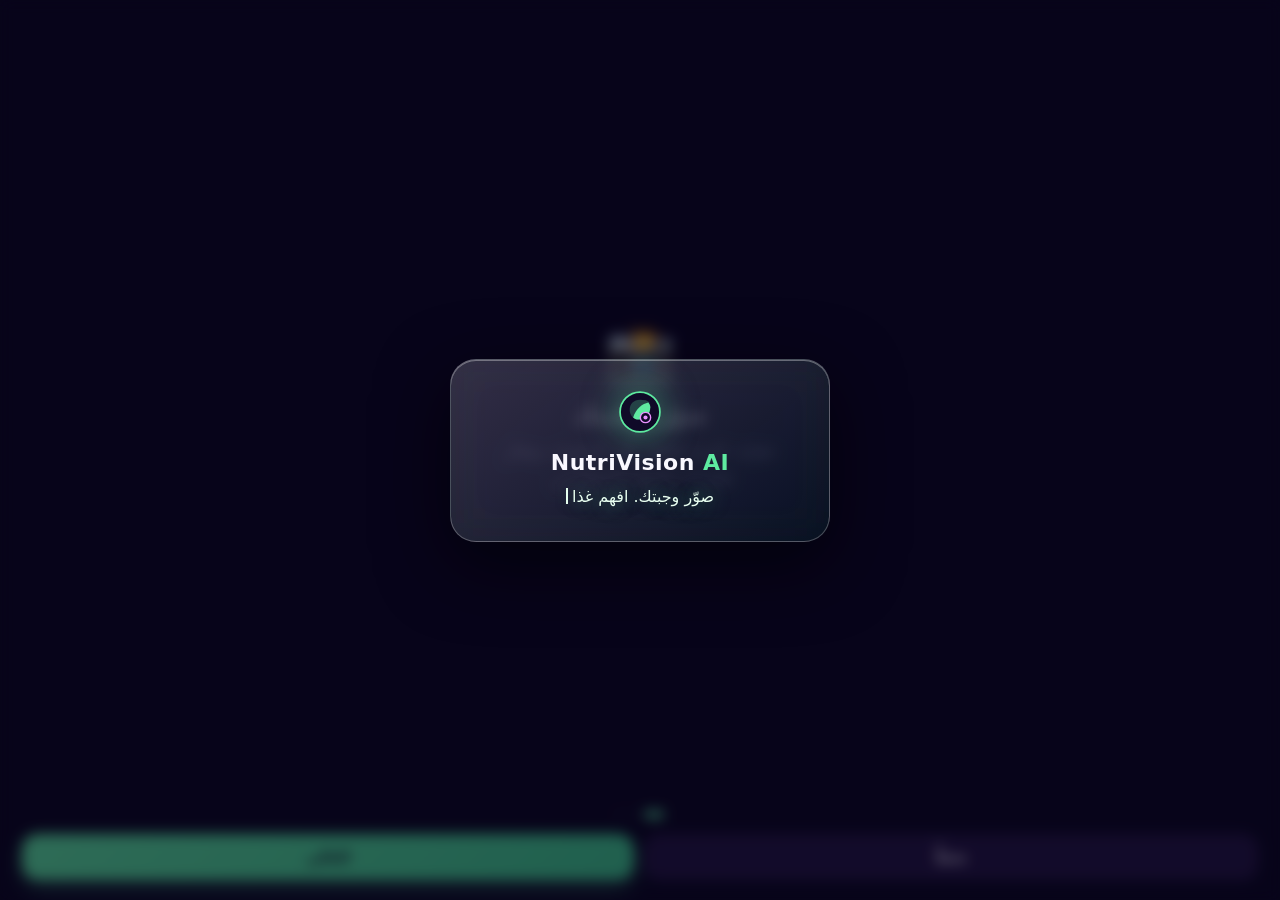
<file: index.html>
<!DOCTYPE html>
<html lang="ar" dir="rtl">
<head>
<meta charset="UTF-8">
<meta name="viewport" content="width=device-width, initial-scale=1, viewport-fit=cover, user-scalable=no">
<meta name="theme-color" content="#08051b">
<meta name="mobile-web-app-capable" content="yes">
<meta name="apple-mobile-web-app-capable" content="yes">
<meta name="apple-mobile-web-app-status-bar-style" content="black-translucent">
<title>NutriVision AI</title>
<link rel="manifest" href="manifest.webmanifest">
<link rel="icon" type="image/svg+xml" href="icon.svg">
<link rel="apple-touch-icon" href="icon-192.png">
<link rel="stylesheet" href="styles.css">
</head>
<body>

<!-- Splash: glass intro card -->
<div id="splash" role="presentation">
  <div class="intro-card">
    <div class="intro-logo">
      <svg viewBox="0 0 64 64" width="44" height="44"><use href="icon.svg#logo"/></svg>
    </div>
    <div class="intro-name">NutriVision <span>AI</span></div>
    <div class="intro-phrase"><span id="splashTag"></span><i class="intro-caret"></i></div>
  </div>
</div>

<!-- Onboarding -->
<div id="onboarding" class="hidden">
  <div class="ob-slides" id="obSlides"></div>
  <div class="ob-dots" id="obDots"></div>
  <div class="ob-actions">
    <button class="btn ghost" id="obSkip"></button>
    <button class="btn primary" id="obNext"></button>
  </div>
  <div class="ob-lang" id="obLang">
    <div class="ob-lang-title" id="obLangTitle"></div>
    <div class="seg" id="langSeg">
      <button data-lang="ar" class="on">العربية</button>
      <button data-lang="fr">Français</button>
      <button data-lang="en">English</button>
    </div>
  </div>
  <form class="ob-profile hidden" id="profileForm">
    <h2 id="pTitle"></h2><p class="muted" id="pSub"></p>
    <label><span data-i="pName"></span><input id="fName" type="text" maxlength="30" required></label>
    <label><span data-i="pSex"></span>
      <div class="seg" id="sexSeg"><button type="button" data-v="m" class="on"></button><button type="button" data-v="f"></button></div>
    </label>
    <div class="row2">
      <label><span data-i="pAge"></span><input id="fAge" type="number" min="10" max="100" inputmode="numeric" required></label>
      <label><span data-i="pHeight"></span><input id="fHeight" type="number" min="100" max="230" inputmode="numeric" required></label>
    </div>
    <div class="row2">
      <label><span data-i="pWeight"></span><input id="fWeight" type="number" min="30" max="300" step="0.5" inputmode="decimal" required></label>
      <label><span data-i="pActivity"></span>
        <select id="fActivity"><option value="1.2"></option><option value="1.375"></option><option value="1.55"></option><option value="1.725"></option></select>
      </label>
    </div>
    <label><span data-i="pGoal"></span>
      <div class="seg" id="goalSeg"><button type="button" data-v="lose"></button><button type="button" data-v="keep" class="on"></button><button type="button" data-v="gain"></button></div>
    </label>
    <div class="kcal-preview" id="kcalPreview"></div>
    <button class="btn primary big" type="submit" id="pSave"></button>
  </form>
</div>

<!-- App -->
<div id="app" class="hidden">
  <header id="topbar">
    <div>
      <div class="tb-hello" id="tbHello"></div>
      <div class="tb-date" id="tbDate"></div>
    </div>
    <button class="icon-btn" id="btnSettings" aria-label="settings">
      <svg viewBox="0 0 24 24"><path d="M12 8a4 4 0 1 0 0 8 4 4 0 0 0 0-8zm9 4a7 7 0 0 0-.1-1.2l2-1.6-2-3.4-2.4 1a7 7 0 0 0-2-1.2L16 3h-4l-.5 2.6a7 7 0 0 0-2 1.2l-2.4-1-2 3.4 2 1.6a7 7 0 0 0 0 2.4l-2 1.6 2 3.4 2.4-1a7 7 0 0 0 2 1.2L12 21h4l.5-2.6a7 7 0 0 0 2-1.2l2.4 1 2-3.4-2-1.6A7 7 0 0 0 21 12z" fill="currentColor" transform="scale(.9) translate(1.3,1.3)"/></svg>
    </button>
  </header>

  <main id="views">
    <!-- HOME -->
    <section class="view" id="view-home">
      <div class="card ring-card">
        <div class="ring-wrap">
          <svg class="ring" viewBox="0 0 120 120">
            <circle class="ring-bg" cx="60" cy="60" r="52"/>
            <circle class="ring-fg" id="ringFg" cx="60" cy="60" r="52"/>
          </svg>
          <div class="ring-center">
            <div class="ring-num" id="ringNum">0</div>
            <div class="ring-label" id="ringLabel"></div>
          </div>
        </div>
        <div class="ring-side">
          <div class="rs-row"><span data-i="eaten"></span><b id="statEaten">0</b></div>
          <div class="rs-row"><span data-i="target"></span><b id="statTarget">0</b></div>
        </div>
      </div>
      <div class="macros">
        <div class="card macro"><div class="m-top"><span data-i="protein"></span><b id="mP">0<span data-i="g"></span></b></div><div class="bar"><i id="bP"></i></div></div>
        <div class="card macro"><div class="m-top"><span data-i="carbs"></span><b id="mC">0<span data-i="g"></span></b></div><div class="bar"><i id="bC"></i></div></div>
        <div class="card macro"><div class="m-top"><span data-i="fat"></span><b id="mF">0<span data-i="g"></span></b></div><div class="bar"><i id="bF"></i></div></div>
      </div>
      <div class="card water-card">
        <div class="w-info"><span class="w-ico">💧</span><div><b data-i="water"></b><div class="muted" id="waterTxt"></div></div></div>
        <div class="w-btns">
          <button class="chip" data-water="-250">−250</button>
          <button class="chip on" data-water="250">+250</button>
          <button class="chip" data-water="500">+500</button>
        </div>
      </div>
      <div class="sec-head"><h3 data-i="todayMeals"></h3><button class="link" id="goScan1" data-i="addMeal"></button></div>
      <div id="homeMeals" class="meals"></div>
    </section>

    <!-- DIARY -->
    <section class="view hidden" id="view-diary">
      <div class="day-nav">
        <button class="icon-btn" id="dayPrev">‹</button>
        <div class="day-label" id="dayLabel"></div>
        <button class="icon-btn" id="dayNext">›</button>
      </div>
      <div class="card day-total" id="dayTotal"></div>
      <div id="diaryMeals" class="meals"></div>
    </section>

    <!-- SCAN -->
    <section class="view hidden" id="view-scan">
      <div id="scanHome">
        <div class="scan-hero">
          <div class="scan-frame"><span></span><span></span><span></span><span></span>
            <svg viewBox="0 0 64 64" width="56" height="56"><use href="icon.svg#logo"/></svg>
          </div>
        </div>
        <button class="btn primary big" id="btnTake"></button>
        <div class="row2">
          <button class="btn ghost" id="btnGallery"></button>
          <button class="btn ghost" id="btnManual"></button>
        </div>
        <input type="file" id="fileCam" accept="image/*" capture="environment" class="hidden">
        <input type="file" id="fileGal" accept="image/*" class="hidden">
      </div>

      <div id="scanAnalyzing" class="hidden">
        <div class="an-img-wrap"><img id="anImg" alt=""><div class="an-line"></div></div>
        <div class="an-txt" id="anTxt"></div>
        <div class="muted center" id="anHint"></div>
      </div>

      <div id="scanResults" class="hidden">
        <div class="dish-name" id="dishName"></div>
        <div class="muted small-txt est-note" data-i="estNote"></div>
        <div id="scanItems"></div>
        <div class="card total-card" id="scanTotal"></div>
        <div class="seg meal-seg" id="mealSeg">
          <button data-meal="breakfast"></button><button data-meal="lunch" class="on"></button><button data-meal="dinner"></button><button data-meal="snack"></button>
        </div>
        <button class="btn primary big" id="btnLogMeal"></button>
        <button class="btn ghost big" id="btnRetake"></button>
      </div>

      <div id="scanManual" class="hidden">
        <div class="search-row">
          <input id="searchInput" type="search">
          <button class="btn primary" id="btnSearch"></button>
        </div>
        <div id="searchResults"></div>
      </div>
    </section>

    <!-- PROGRESS -->
    <section class="view hidden" id="view-progress">
      <div class="card"><h3 data-i="weekKcal"></h3><canvas id="chartWeek" height="150"></canvas>
        <div class="muted" id="avgKcal"></div></div>
      <div class="card"><h3 data-i="weightLog"></h3><canvas id="chartWeight" height="130"></canvas>
        <button class="btn ghost" id="btnAddWeight" style="margin-top:8px" data-i="addWeight"></button></div>
    </section>

    <!-- ASSISTANT -->
    <section class="view hidden" id="view-ai">
      <div class="ai-note muted" data-i="aiDisclaimer"></div>
      <div id="chatBox"></div>
      <div class="ai-sugs" id="aiSugs"></div>
    </section>
  </main>

  <div id="chatBar" class="hidden">
    <input id="chatInput" type="text">
    <button class="send-btn" id="btnSend">➤</button>
  </div>

  <nav id="bottomnav">
    <button data-view="home" class="on"><svg viewBox="0 0 24 24"><path d="M3 11 12 3l9 8v9a1 1 0 0 1-1 1h-5v-7h-6v7H4a1 1 0 0 1-1-1z" fill="currentColor"/></svg><span data-i="navHome"></span></button>
    <button data-view="diary"><svg viewBox="0 0 24 24"><path d="M5 4h14a1 1 0 0 1 1 1v15l-4-3-4 3-4-3-4 3V5a1 1 0 0 1 1-1zm3 4h8v2H8zm0 4h8v2H8z" fill="currentColor"/></svg><span data-i="navDiary"></span></button>
    <button data-view="scan" class="scan-fab"><span class="fab-ring"><svg viewBox="0 0 24 24"><path d="M4 7h3l2-3h6l2 3h3a1 1 0 0 1 1 1v11a1 1 0 0 1-1 1H4a1 1 0 0 1-1-1V8a1 1 0 0 1 1-1zm8 3a4.5 4.5 0 1 0 0 9 4.5 4.5 0 0 0 0-9z" fill="currentColor"/></svg></span><span data-i="navScan"></span></button>
    <button data-view="progress"><svg viewBox="0 0 24 24"><path d="M4 20V10h3v10zm6.5 0V4h3v16zM17 20v-7h3v7z" fill="currentColor"/></svg><span data-i="navProgress"></span></button>
    <button data-view="ai"><svg viewBox="0 0 24 24"><path d="M12 2a7 7 0 0 1 7 7c0 2.4-1.2 4.2-3 5.7V17a2 2 0 0 1-2 2h-4a2 2 0 0 1-2-2v-2.3C6.2 13.2 5 11.4 5 9a7 7 0 0 1 7-7zm-3 18h6v1a1 1 0 0 1-1 1h-4a1 1 0 0 1-1-1z" fill="currentColor"/></svg><span data-i="navAI"></span></button>
  </nav>

  <!-- Settings sheet -->
  <div id="settingsSheet" class="sheet hidden">
    <div class="sheet-card">
      <div class="sheet-head"><h3 data-i="setTitle"></h3><button class="icon-btn" id="closeSettings">✕</button></div>
      <div class="set-row"><span data-i="language"></span>
        <div class="seg small" id="setLangSeg"><button data-lang="ar">ع</button><button data-lang="fr">FR</button><button data-lang="en">EN</button></div></div>
      <div class="set-row"><span data-i="theme"></span>
        <div class="seg small" id="themeSeg"><button data-theme="dark"></button><button data-theme="light"></button></div></div>
      <button class="set-item" id="btnEditProfile"><span data-i="profileEdit"></span><span>›</span></button>
      <button class="set-item" id="btnExport"><span data-i="exportData"></span><span>›</span></button>
      <button class="set-item" id="btnAccount"><span data-i="account"></span><span id="accountState" class="muted"></span></button>
      <button class="set-item" id="btnAiConsent"><span data-i="aiConsentSet"></span><span id="aiConsentState" class="muted"></span></button>
      <button class="set-item danger" id="btnClear"><span data-i="clearData"></span><span>›</span></button>
      <div class="muted center small-txt" id="privacyTxt"></div>
    </div>
  </div>

  <!-- Match picker modal -->
  <div id="matchModal" class="sheet hidden">
    <div class="sheet-card">
      <div class="sheet-head"><h3 data-i="searchFood"></h3><button class="icon-btn" id="closeMatch">✕</button></div>
      <div class="search-row"><input id="matchInput" type="search"><button class="btn primary" id="btnMatchSearch"></button></div>
      <div id="matchResults"></div>
    </div>
  </div>

  <!-- AI consent sheet -->
  <div id="aiConsentSheet" class="sheet hidden">
    <div class="sheet-card">
      <div class="sheet-head"><h3 data-i="aiConsentTitle"></h3></div>
      <div class="muted consent-body" data-i="aiConsentBody"></div>
      <button class="btn primary" id="btnAiYes" data-i="aiConsentYes"></button>
      <button class="btn ghost" id="btnAiNo" data-i="aiConsentNo"></button>
    </div>
  </div>


  <!-- Account sheet (optional email login) -->
  <div id="authSheet" class="sheet hidden">
    <div class="sheet-card">
      <div class="sheet-head"><h3 data-i="account"></h3><button class="icon-btn" id="closeAuth">✕</button></div>
      <div id="authSignedOut">
        <label class="auth-lab"><span data-i="email"></span><input id="authEmail" type="email" autocomplete="email" inputmode="email"></label>
        <label class="auth-lab"><span data-i="password"></span><input id="authPass" type="password" autocomplete="current-password" minlength="6"></label>
        <div class="auth-err muted" id="authErr"></div>
        <button class="btn primary big" id="btnSignIn" data-i="signIn"></button>
        <button class="btn ghost big" id="btnSignUp" data-i="signUp"></button>
        <div class="muted center small-txt" data-i="authOr"></div>
        <button class="btn ghost big" id="btnGoogle">G&nbsp;·&nbsp;<span data-i="googleSignIn"></span></button>
        <div class="muted center small-txt" data-i="authPrivacy"></div>
      </div>
      <div id="authSignedIn" class="hidden">
        <div class="muted center" id="authWho"></div>
        <button class="btn ghost big" id="btnSignOut" data-i="signOut"></button>
        <div class="muted center small-txt" data-i="authPrivacyIn"></div>
      </div>
    </div>
  </div>
  <div id="toast" class="hidden"></div>
</div>

<script src="supabase.js"></script>
<script src="config.js"></script>
<script src="i18n.js"></script>
<script src="fooddb.js"></script>
<script src="app.js"></script>
<script src="auth.js"></script>
<script src="authui.js"></script>
</body>
</html>
</file>
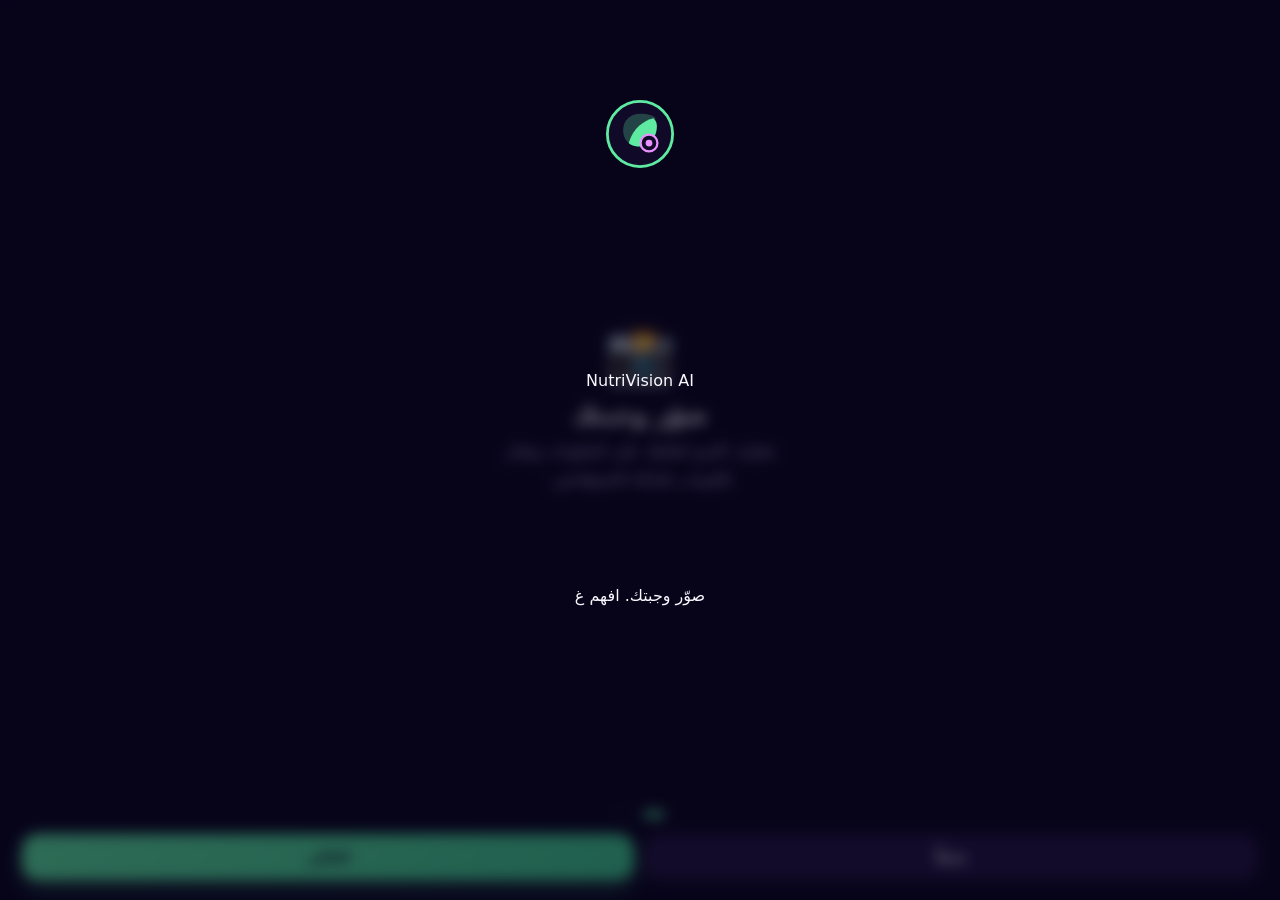
<file: 1-index.html>
<!DOCTYPE html>
<html lang="ar" dir="rtl">
<head>
<meta charset="UTF-8">
<meta name="viewport" content="width=device-width, initial-scale=1, viewport-fit=cover, user-scalable=no">
<meta name="theme-color" content="#08051b">
<meta name="mobile-web-app-capable" content="yes">
<meta name="apple-mobile-web-app-capable" content="yes">
<meta name="apple-mobile-web-app-status-bar-style" content="black-translucent">
<title>NutriVision AI</title>
<link rel="manifest" href="manifest.webmanifest">
<link rel="icon" type="image/svg+xml" href="icon.svg">
<link rel="apple-touch-icon" href="icon-192.png">
<link rel="stylesheet" href="styles.css">
</head>
<body>

<!-- Splash -->
<div id="splash">
  <div class="splash-orbit"><div class="splash-ring r1"></div><div class="splash-ring r2"></div>
    <div class="splash-logo">
      <svg viewBox="0 0 64 64" width="72" height="72"><use href="icon.svg#logo"/></svg>
    </div>
  </div>
  <div class="splash-name">NutriVision <span>AI</span></div>
  <div class="splash-tag" id="splashTag"></div>
  <div class="splash-bar"><i></i></div>
</div>

<!-- Onboarding -->
<div id="onboarding" class="hidden">
  <div class="ob-slides" id="obSlides"></div>
  <div class="ob-dots" id="obDots"></div>
  <div class="ob-actions">
    <button class="btn ghost" id="obSkip"></button>
    <button class="btn primary" id="obNext"></button>
  </div>
  <div class="ob-lang" id="obLang">
    <div class="ob-lang-title" id="obLangTitle"></div>
    <div class="seg" id="langSeg">
      <button data-lang="ar" class="on">العربية</button>
      <button data-lang="fr">Français</button>
      <button data-lang="en">English</button>
    </div>
  </div>
  <form class="ob-profile hidden" id="profileForm">
    <h2 id="pTitle"></h2><p class="muted" id="pSub"></p>
    <label><span data-i="pName"></span><input id="fName" type="text" maxlength="30" required></label>
    <label><span data-i="pSex"></span>
      <div class="seg" id="sexSeg"><button type="button" data-v="m" class="on"></button><button type="button" data-v="f"></button></div>
    </label>
    <div class="row2">
      <label><span data-i="pAge"></span><input id="fAge" type="number" min="10" max="100" inputmode="numeric" required></label>
      <label><span data-i="pHeight"></span><input id="fHeight" type="number" min="100" max="230" inputmode="numeric" required></label>
    </div>
    <div class="row2">
      <label><span data-i="pWeight"></span><input id="fWeight" type="number" min="30" max="300" step="0.5" inputmode="decimal" required></label>
      <label><span data-i="pActivity"></span>
        <select id="fActivity"><option value="1.2"></option><option value="1.375"></option><option value="1.55"></option><option value="1.725"></option></select>
      </label>
    </div>
    <label><span data-i="pGoal"></span>
      <div class="seg" id="goalSeg"><button type="button" data-v="lose"></button><button type="button" data-v="keep" class="on"></button><button type="button" data-v="gain"></button></div>
    </label>
    <div class="kcal-preview" id="kcalPreview"></div>
    <button class="btn primary big" type="submit" id="pSave"></button>
  </form>
</div>

<!-- App -->
<div id="app" class="hidden">
  <header id="topbar">
    <div>
      <div class="tb-hello" id="tbHello"></div>
      <div class="tb-date" id="tbDate"></div>
    </div>
    <button class="icon-btn" id="btnSettings" aria-label="settings">
      <svg viewBox="0 0 24 24"><path d="M12 8a4 4 0 1 0 0 8 4 4 0 0 0 0-8zm9 4a7 7 0 0 0-.1-1.2l2-1.6-2-3.4-2.4 1a7 7 0 0 0-2-1.2L16 3h-4l-.5 2.6a7 7 0 0 0-2 1.2l-2.4-1-2 3.4 2 1.6a7 7 0 0 0 0 2.4l-2 1.6 2 3.4 2.4-1a7 7 0 0 0 2 1.2L12 21h4l.5-2.6a7 7 0 0 0 2-1.2l2.4 1 2-3.4-2-1.6A7 7 0 0 0 21 12z" fill="currentColor" transform="scale(.9) translate(1.3,1.3)"/></svg>
    </button>
  </header>

  <main id="views">
    <!-- HOME -->
    <section class="view" id="view-home">
      <div class="card ring-card">
        <div class="ring-wrap">
          <svg class="ring" viewBox="0 0 120 120">
            <circle class="ring-bg" cx="60" cy="60" r="52"/>
            <circle class="ring-fg" id="ringFg" cx="60" cy="60" r="52"/>
          </svg>
          <div class="ring-center">
            <div class="ring-num" id="ringNum">0</div>
            <div class="ring-label" id="ringLabel"></div>
          </div>
        </div>
        <div class="ring-side">
          <div class="rs-row"><span data-i="eaten"></span><b id="statEaten">0</b></div>
          <div class="rs-row"><span data-i="target"></span><b id="statTarget">0</b></div>
        </div>
      </div>
      <div class="macros">
        <div class="card macro"><div class="m-top"><span data-i="protein"></span><b id="mP">0<span data-i="g"></span></b></div><div class="bar"><i id="bP"></i></div></div>
        <div class="card macro"><div class="m-top"><span data-i="carbs"></span><b id="mC">0<span data-i="g"></span></b></div><div class="bar"><i id="bC"></i></div></div>
        <div class="card macro"><div class="m-top"><span data-i="fat"></span><b id="mF">0<span data-i="g"></span></b></div><div class="bar"><i id="bF"></i></div></div>
      </div>
      <div class="card water-card">
        <div class="w-info"><span class="w-ico">💧</span><div><b data-i="water"></b><div class="muted" id="waterTxt"></div></div></div>
        <div class="w-btns">
          <button class="chip" data-water="-250">−250</button>
          <button class="chip on" data-water="250">+250</button>
          <button class="chip" data-water="500">+500</button>
        </div>
      </div>
      <div class="sec-head"><h3 data-i="todayMeals"></h3><button class="link" id="goScan1" data-i="addMeal"></button></div>
      <div id="homeMeals" class="meals"></div>
    </section>

    <!-- DIARY -->
    <section class="view hidden" id="view-diary">
      <div class="day-nav">
        <button class="icon-btn" id="dayPrev">‹</button>
        <div class="day-label" id="dayLabel"></div>
        <button class="icon-btn" id="dayNext">›</button>
      </div>
      <div class="card day-total" id="dayTotal"></div>
      <div id="diaryMeals" class="meals"></div>
    </section>

    <!-- SCAN -->
    <section class="view hidden" id="view-scan">
      <div id="scanHome">
        <div class="scan-hero">
          <div class="scan-frame"><span></span><span></span><span></span><span></span>
            <svg viewBox="0 0 64 64" width="56" height="56"><use href="icon.svg#logo"/></svg>
          </div>
        </div>
        <button class="btn primary big" id="btnTake"></button>
        <div class="row2">
          <button class="btn ghost" id="btnGallery"></button>
          <button class="btn ghost" id="btnManual"></button>
        </div>
        <input type="file" id="fileCam" accept="image/*" capture="environment" class="hidden">
        <input type="file" id="fileGal" accept="image/*" class="hidden">
      </div>

      <div id="scanAnalyzing" class="hidden">
        <div class="an-img-wrap"><img id="anImg" alt=""><div class="an-line"></div></div>
        <div class="an-txt" id="anTxt"></div>
        <div class="muted center" id="anHint"></div>
      </div>

      <div id="scanResults" class="hidden">
        <div class="dish-name" id="dishName"></div>
        <div class="muted small-txt est-note" data-i="estNote"></div>
        <div id="scanItems"></div>
        <div class="card total-card" id="scanTotal"></div>
        <div class="seg meal-seg" id="mealSeg">
          <button data-meal="breakfast"></button><button data-meal="lunch" class="on"></button><button data-meal="dinner"></button><button data-meal="snack"></button>
        </div>
        <button class="btn primary big" id="btnLogMeal"></button>
        <button class="btn ghost big" id="btnRetake"></button>
      </div>

      <div id="scanManual" class="hidden">
        <div class="search-row">
          <input id="searchInput" type="search">
          <button class="btn primary" id="btnSearch"></button>
        </div>
        <div id="searchResults"></div>
      </div>
    </section>

    <!-- PROGRESS -->
    <section class="view hidden" id="view-progress">
      <div class="card"><h3 data-i="weekKcal"></h3><canvas id="chartWeek" height="150"></canvas>
        <div class="muted" id="avgKcal"></div></div>
      <div class="card"><h3 data-i="weightLog"></h3><canvas id="chartWeight" height="130"></canvas>
        <button class="btn ghost" id="btnAddWeight" style="margin-top:8px" data-i="addWeight"></button></div>
    </section>

    <!-- ASSISTANT -->
    <section class="view hidden" id="view-ai">
      <div class="ai-note muted" data-i="aiDisclaimer"></div>
      <div id="chatBox"></div>
      <div class="ai-sugs" id="aiSugs"></div>
    </section>
  </main>

  <div id="chatBar" class="hidden">
    <input id="chatInput" type="text">
    <button class="send-btn" id="btnSend">➤</button>
  </div>

  <nav id="bottomnav">
    <button data-view="home" class="on"><svg viewBox="0 0 24 24"><path d="M3 11 12 3l9 8v9a1 1 0 0 1-1 1h-5v-7h-6v7H4a1 1 0 0 1-1-1z" fill="currentColor"/></svg><span data-i="navHome"></span></button>
    <button data-view="diary"><svg viewBox="0 0 24 24"><path d="M5 4h14a1 1 0 0 1 1 1v15l-4-3-4 3-4-3-4 3V5a1 1 0 0 1 1-1zm3 4h8v2H8zm0 4h8v2H8z" fill="currentColor"/></svg><span data-i="navDiary"></span></button>
    <button data-view="scan" class="scan-fab"><span class="fab-ring"><svg viewBox="0 0 24 24"><path d="M4 7h3l2-3h6l2 3h3a1 1 0 0 1 1 1v11a1 1 0 0 1-1 1H4a1 1 0 0 1-1-1V8a1 1 0 0 1 1-1zm8 3a4.5 4.5 0 1 0 0 9 4.5 4.5 0 0 0 0-9z" fill="currentColor"/></svg></span><span data-i="navScan"></span></button>
    <button data-view="progress"><svg viewBox="0 0 24 24"><path d="M4 20V10h3v10zm6.5 0V4h3v16zM17 20v-7h3v7z" fill="currentColor"/></svg><span data-i="navProgress"></span></button>
    <button data-view="ai"><svg viewBox="0 0 24 24"><path d="M12 2a7 7 0 0 1 7 7c0 2.4-1.2 4.2-3 5.7V17a2 2 0 0 1-2 2h-4a2 2 0 0 1-2-2v-2.3C6.2 13.2 5 11.4 5 9a7 7 0 0 1 7-7zm-3 18h6v1a1 1 0 0 1-1 1h-4a1 1 0 0 1-1-1z" fill="currentColor"/></svg><span data-i="navAI"></span></button>
  </nav>

  <!-- Settings sheet -->
  <div id="settingsSheet" class="sheet hidden">
    <div class="sheet-card">
      <div class="sheet-head"><h3 data-i="setTitle"></h3><button class="icon-btn" id="closeSettings">✕</button></div>
      <div class="set-row"><span data-i="language"></span>
        <div class="seg small" id="setLangSeg"><button data-lang="ar">ع</button><button data-lang="fr">FR</button><button data-lang="en">EN</button></div></div>
      <div class="set-row"><span data-i="theme"></span>
        <div class="seg small" id="themeSeg"><button data-theme="dark"></button><button data-theme="light"></button></div></div>
      <button class="set-item" id="btnEditProfile"><span data-i="profileEdit"></span><span>›</span></button>
      <button class="set-item" id="btnExport"><span data-i="exportData"></span><span>›</span></button>
      <button class="set-item" id="btnAiConsent"><span data-i="aiConsentSet"></span><span id="aiConsentState" class="muted"></span></button>
      <button class="set-item danger" id="btnClear"><span data-i="clearData"></span><span>›</span></button>
      <div class="muted center small-txt" id="privacyTxt"></div>
    </div>
  </div>

  <!-- Match picker modal -->
  <div id="matchModal" class="sheet hidden">
    <div class="sheet-card">
      <div class="sheet-head"><h3 data-i="searchFood"></h3><button class="icon-btn" id="closeMatch">✕</button></div>
      <div class="search-row"><input id="matchInput" type="search"><button class="btn primary" id="btnMatchSearch"></button></div>
      <div id="matchResults"></div>
    </div>
  </div>

  <!-- AI consent sheet -->
  <div id="aiConsentSheet" class="sheet hidden">
    <div class="sheet-card">
      <div class="sheet-head"><h3 data-i="aiConsentTitle"></h3></div>
      <div class="muted consent-body" data-i="aiConsentBody"></div>
      <button class="btn primary" id="btnAiYes" data-i="aiConsentYes"></button>
      <button class="btn ghost" id="btnAiNo" data-i="aiConsentNo"></button>
    </div>
  </div>

  <div id="toast" class="hidden"></div>
</div>

<script src="config.js"></script>
<script src="i18n.js"></script>
<script src="fooddb.js"></script>
<script src="app.js"></script>
</body>
</html>
</file>
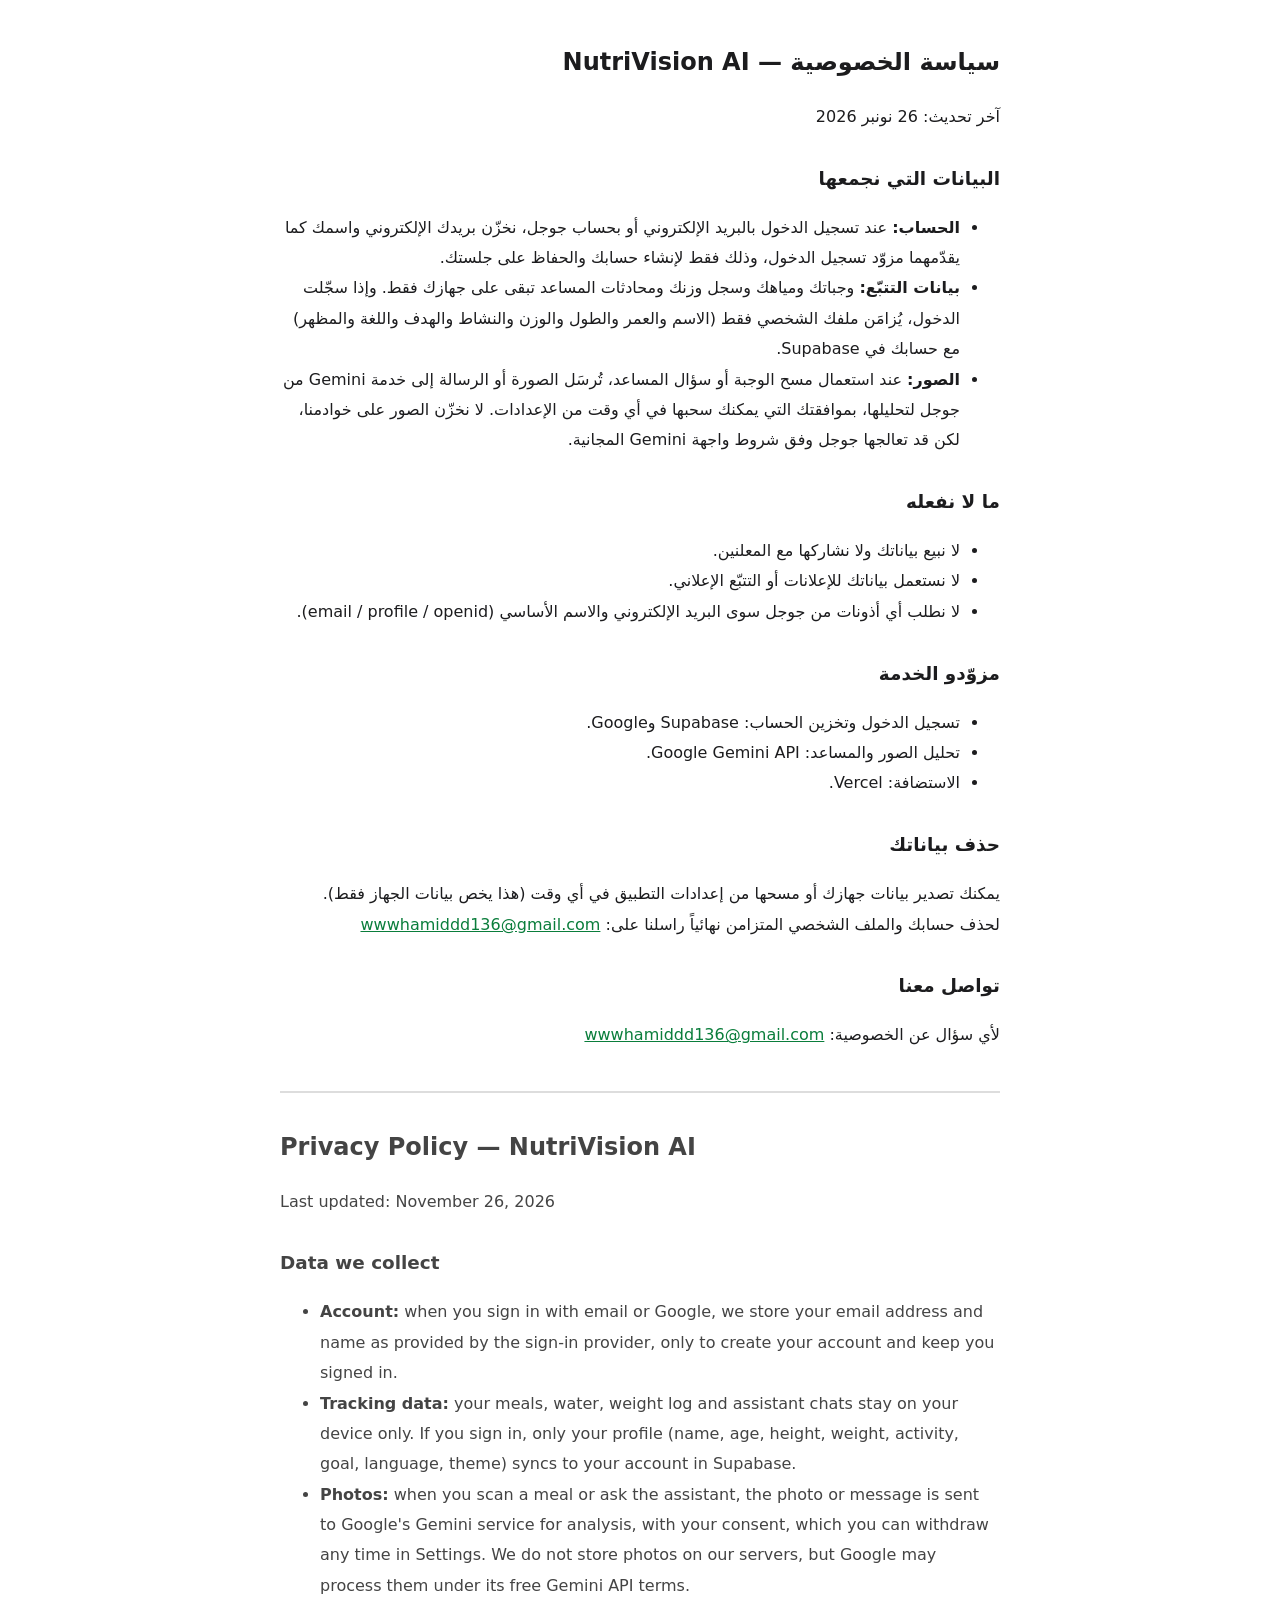
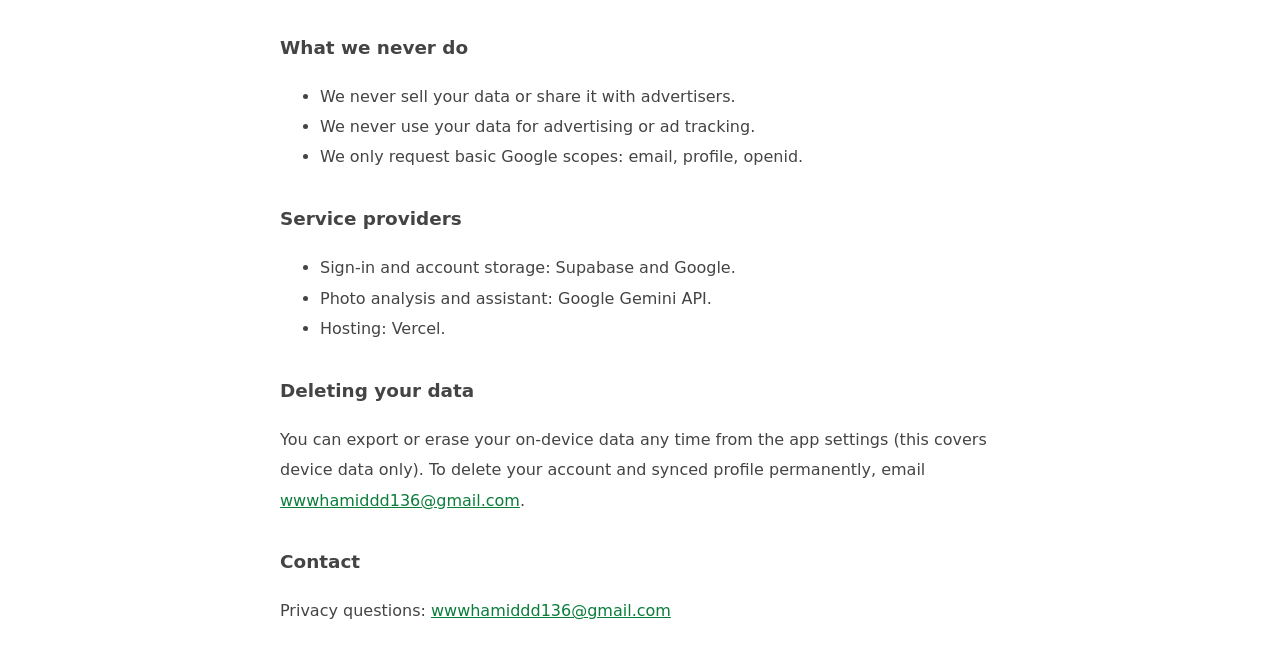
<file: privacy.html>
<!DOCTYPE html>
<html lang="ar" dir="rtl">
<head>
<meta charset="UTF-8">
<meta name="viewport" content="width=device-width, initial-scale=1">
<title>سياسة الخصوصية — NutriVision AI</title>
<style>
body{font-family:system-ui,-apple-system,"Segoe UI",sans-serif;max-width:720px;margin:0 auto;padding:24px;line-height:1.9;color:#1c1c1e;background:#fff}
h1{font-size:1.5rem} h2{font-size:1.15rem;margin-top:1.6em}
.en{direction:ltr;text-align:left;border-top:2px solid #ddd;margin-top:2.5em;padding-top:1em;color:#444}
a{color:#0a7d3b}
</style>
</head>
<body>
<h1>سياسة الخصوصية — NutriVision AI</h1>
<p>آخر تحديث: 26 نونبر 2026</p>
<h2>البيانات التي نجمعها</h2>
<ul>
<li><strong>الحساب:</strong> عند تسجيل الدخول بالبريد الإلكتروني أو بحساب جوجل، نخزّن بريدك الإلكتروني واسمك كما يقدّمهما مزوّد تسجيل الدخول، وذلك فقط لإنشاء حسابك والحفاظ على جلستك.</li>
<li><strong>بيانات التتبّع:</strong> وجباتك ومياهك وسجل وزنك ومحادثات المساعد تبقى على جهازك فقط. وإذا سجّلت الدخول، يُزامَن ملفك الشخصي فقط (الاسم والعمر والطول والوزن والنشاط والهدف واللغة والمظهر) مع حسابك في Supabase.</li>
<li><strong>الصور:</strong> عند استعمال مسح الوجبة أو سؤال المساعد، تُرسَل الصورة أو الرسالة إلى خدمة Gemini من جوجل لتحليلها، بموافقتك التي يمكنك سحبها في أي وقت من الإعدادات. لا نخزّن الصور على خوادمنا، لكن قد تعالجها جوجل وفق شروط واجهة Gemini المجانية.</li>
</ul>
<h2>ما لا نفعله</h2>
<ul>
<li>لا نبيع بياناتك ولا نشاركها مع المعلنين.</li>
<li>لا نستعمل بياناتك للإعلانات أو التتبّع الإعلاني.</li>
<li>لا نطلب أي أذونات من جوجل سوى البريد الإلكتروني والاسم الأساسي (email / profile / openid).</li>
</ul>
<h2>مزوّدو الخدمة</h2>
<ul>
<li>تسجيل الدخول وتخزين الحساب: Supabase وGoogle.</li>
<li>تحليل الصور والمساعد: Google Gemini API.</li>
<li>الاستضافة: Vercel.</li>
</ul>
<h2>حذف بياناتك</h2>
<p>يمكنك تصدير بيانات جهازك أو مسحها من إعدادات التطبيق في أي وقت (هذا يخص بيانات الجهاز فقط). لحذف حسابك والملف الشخصي المتزامن نهائياً راسلنا على: <a href="mailto:wwwhamiddd136@gmail.com">wwwhamiddd136@gmail.com</a></p>
<h2>تواصل معنا</h2>
<p>لأي سؤال عن الخصوصية: <a href="mailto:wwwhamiddd136@gmail.com">wwwhamiddd136@gmail.com</a></p>

<div class="en">
<h1>Privacy Policy — NutriVision AI</h1>
<p>Last updated: November 26, 2026</p>
<h2>Data we collect</h2>
<ul>
<li><strong>Account:</strong> when you sign in with email or Google, we store your email address and name as provided by the sign-in provider, only to create your account and keep you signed in.</li>
<li><strong>Tracking data:</strong> your meals, water, weight log and assistant chats stay on your device only. If you sign in, only your profile (name, age, height, weight, activity, goal, language, theme) syncs to your account in Supabase.</li>
<li><strong>Photos:</strong> when you scan a meal or ask the assistant, the photo or message is sent to Google's Gemini service for analysis, with your consent, which you can withdraw any time in Settings. We do not store photos on our servers, but Google may process them under its free Gemini API terms.</li>
</ul>
<h2>What we never do</h2>
<ul>
<li>We never sell your data or share it with advertisers.</li>
<li>We never use your data for advertising or ad tracking.</li>
<li>We only request basic Google scopes: email, profile, openid.</li>
</ul>
<h2>Service providers</h2>
<ul>
<li>Sign-in and account storage: Supabase and Google.</li>
<li>Photo analysis and assistant: Google Gemini API.</li>
<li>Hosting: Vercel.</li>
</ul>
<h2>Deleting your data</h2>
<p>You can export or erase your on-device data any time from the app settings (this covers device data only). To delete your account and synced profile permanently, email <a href="mailto:wwwhamiddd136@gmail.com">wwwhamiddd136@gmail.com</a>.</p>
<h2>Contact</h2>
<p>Privacy questions: <a href="mailto:wwwhamiddd136@gmail.com">wwwhamiddd136@gmail.com</a></p>
</div>
</body>
</html>
</file>
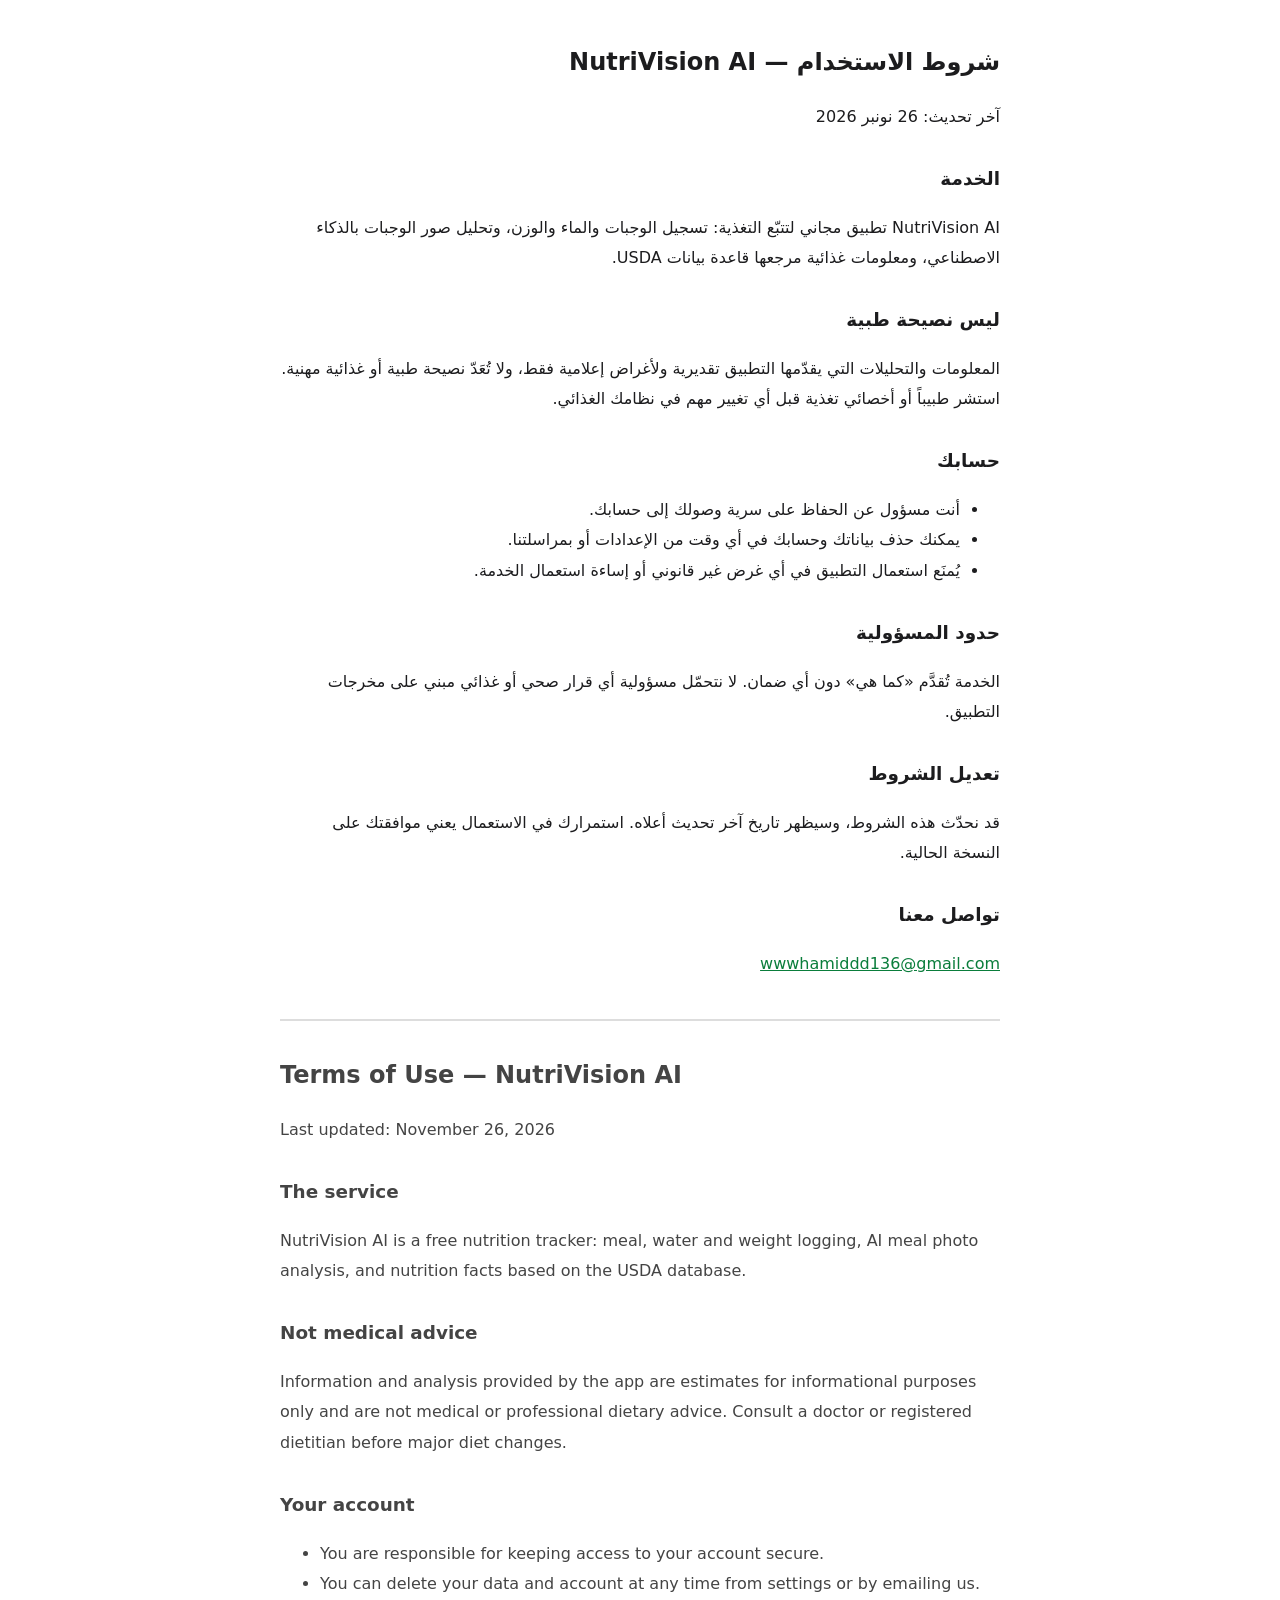
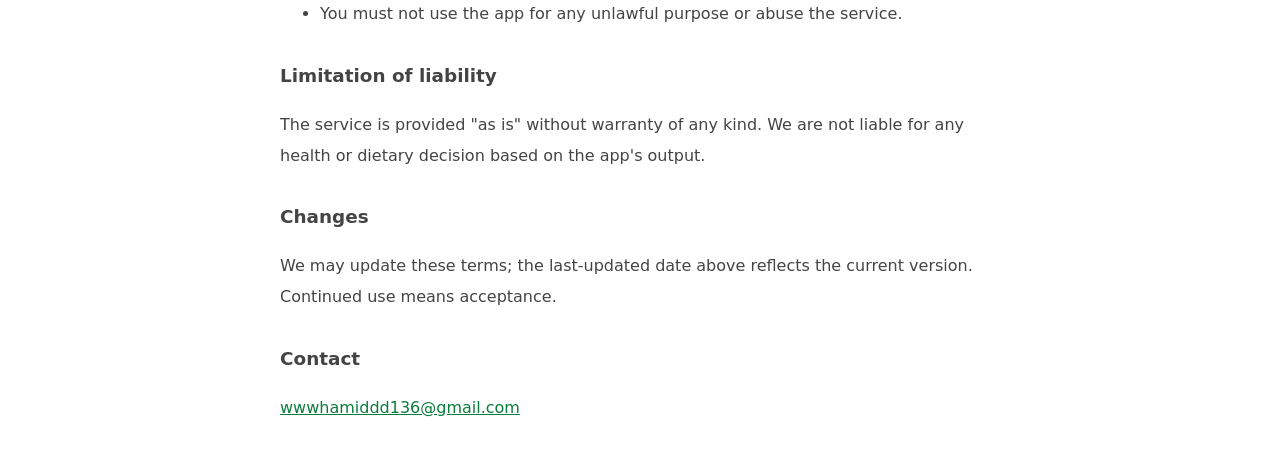
<file: terms.html>
<!DOCTYPE html>
<html lang="ar" dir="rtl">
<head>
<meta charset="UTF-8">
<meta name="viewport" content="width=device-width, initial-scale=1">
<title>شروط الاستخدام — NutriVision AI</title>
<style>
body{font-family:system-ui,-apple-system,"Segoe UI",sans-serif;max-width:720px;margin:0 auto;padding:24px;line-height:1.9;color:#1c1c1e;background:#fff}
h1{font-size:1.5rem} h2{font-size:1.15rem;margin-top:1.6em}
.en{direction:ltr;text-align:left;border-top:2px solid #ddd;margin-top:2.5em;padding-top:1em;color:#444}
a{color:#0a7d3b}
</style>
</head>
<body>
<h1>شروط الاستخدام — NutriVision AI</h1>
<p>آخر تحديث: 26 نونبر 2026</p>
<h2>الخدمة</h2>
<p>NutriVision AI تطبيق مجاني لتتبّع التغذية: تسجيل الوجبات والماء والوزن، وتحليل صور الوجبات بالذكاء الاصطناعي، ومعلومات غذائية مرجعها قاعدة بيانات USDA.</p>
<h2>ليس نصيحة طبية</h2>
<p>المعلومات والتحليلات التي يقدّمها التطبيق تقديرية ولأغراض إعلامية فقط، ولا تُعَدّ نصيحة طبية أو غذائية مهنية. استشر طبيباً أو أخصائي تغذية قبل أي تغيير مهم في نظامك الغذائي.</p>
<h2>حسابك</h2>
<ul>
<li>أنت مسؤول عن الحفاظ على سرية وصولك إلى حسابك.</li>
<li>يمكنك حذف بياناتك وحسابك في أي وقت من الإعدادات أو بمراسلتنا.</li>
<li>يُمنَع استعمال التطبيق في أي غرض غير قانوني أو إساءة استعمال الخدمة.</li>
</ul>
<h2>حدود المسؤولية</h2>
<p>الخدمة تُقدَّم «كما هي» دون أي ضمان. لا نتحمّل مسؤولية أي قرار صحي أو غذائي مبني على مخرجات التطبيق.</p>
<h2>تعديل الشروط</h2>
<p>قد نحدّث هذه الشروط، وسيظهر تاريخ آخر تحديث أعلاه. استمرارك في الاستعمال يعني موافقتك على النسخة الحالية.</p>
<h2>تواصل معنا</h2>
<p><a href="mailto:wwwhamiddd136@gmail.com">wwwhamiddd136@gmail.com</a></p>

<div class="en">
<h1>Terms of Use — NutriVision AI</h1>
<p>Last updated: November 26, 2026</p>
<h2>The service</h2>
<p>NutriVision AI is a free nutrition tracker: meal, water and weight logging, AI meal photo analysis, and nutrition facts based on the USDA database.</p>
<h2>Not medical advice</h2>
<p>Information and analysis provided by the app are estimates for informational purposes only and are not medical or professional dietary advice. Consult a doctor or registered dietitian before major diet changes.</p>
<h2>Your account</h2>
<ul>
<li>You are responsible for keeping access to your account secure.</li>
<li>You can delete your data and account at any time from settings or by emailing us.</li>
<li>You must not use the app for any unlawful purpose or abuse the service.</li>
</ul>
<h2>Limitation of liability</h2>
<p>The service is provided "as is" without warranty of any kind. We are not liable for any health or dietary decision based on the app's output.</p>
<h2>Changes</h2>
<p>We may update these terms; the last-updated date above reflects the current version. Continued use means acceptance.</p>
<h2>Contact</h2>
<p><a href="mailto:wwwhamiddd136@gmail.com">wwwhamiddd136@gmail.com</a></p>
</div>
</body>
</html>
</file>
<file: styles.css>
/* NutriVision AI — design system (dark orbit + natural green, light mode) */
*{box-sizing:border-box;margin:0;padding:0;-webkit-tap-highlight-color:transparent}
:root{
  --bg:#08051b; --bg2:#100a28; --card:#21143e; --card2:#2a1a4d;
  --line:#ffffff14; --txt:#faf8ff; --muted:#bdb7db;
  --green:#5eeaa0; --green2:#b7ffcf; --green-deep:#245c48;
  --purple:#e991ff; --danger:#ff7b93; --amber:#ffd479;
  --shadow:0 10px 30px #0008;
  --r:20px;
}
body.light{
  --bg:#f4f3ff; --bg2:#ffffff; --card:#ffffff; --card2:#f6f3ff;
  --line:#57486c22; --txt:#21143e; --muted:#6f6589;
  --green:#1e9e63; --green2:#245c48; --green-deep:#b7ffcf;
  --shadow:0 8px 24px #57486c26;
}
html,body{height:100%}
body{
  font-family:system-ui,'Segoe UI',Tahoma,Arial,sans-serif;
  background:var(--bg);color:var(--txt);
  background-image:radial-gradient(60% 40% at 80% -10%,#39245255,transparent),radial-gradient(50% 35% at 0% 110%,#245c4844,transparent);
  background-attachment:fixed;
  overflow:hidden; user-select:none;
}
.hidden{display:none!important}
.muted{color:var(--muted)} .center{text-align:center}
.small-txt{font-size:12px;margin-top:14px;line-height:1.7}
h3{font-size:16px}
button{font-family:inherit;cursor:pointer;border:none;background:none;color:inherit}
input,select{font-family:inherit;font-size:15px;color:var(--txt);background:var(--bg2);border:1px solid var(--line);border-radius:12px;padding:11px 12px;width:100%;outline:none}
input:focus,select:focus{border-color:var(--green)}
select option{background:var(--card);color:var(--txt)}

/* ---------- Splash ---------- */
#splash{position:fixed;inset:0;z-index:100;display:grid;place-items:center;background:rgba(8,5,27,.55);-webkit-backdrop-filter:blur(7px);backdrop-filter:blur(7px);transition:opacity .5s,visibility .5s;touch-action:manipulation}
#splash.bye{opacity:0;visibility:hidden}
.intro-card{width:min(84vw,380px);box-sizing:border-box;padding:30px 26px;border-radius:26px;border:1px solid #ffffff40;background:linear-gradient(145deg,#ffffff2e,#22c55e14);-webkit-backdrop-filter:blur(20px) saturate(1.6);backdrop-filter:blur(20px) saturate(1.6);box-shadow:0 22px 70px #0000008c,inset 0 1px 0 #ffffff55;display:flex;flex-direction:column;align-items:center;gap:12px;text-align:center;animation:introCardIn .7s cubic-bezier(.2,.9,.25,1.15) both}
#splash.bye .intro-card{animation:introCardOut .45s ease-in both}
.intro-logo{filter:drop-shadow(0 0 18px #5eeaa088);animation:introTextIn .6s .1s ease-out both}
.intro-name{font-size:22px;font-weight:800;letter-spacing:.5px;animation:introTextIn .6s .15s ease-out both}
.intro-name span{color:var(--green)}
.intro-phrase{min-height:24px;font-size:16px;color:#e9fff1;text-shadow:0 0 18px #5eeaa088;animation:introTextIn .6s .2s ease-out both}
.intro-caret{display:inline-block;width:2px;height:1em;margin-inline-start:4px;vertical-align:-2px;background:currentColor;animation:introCaret 1s steps(1) infinite}
@keyframes introCardIn{from{opacity:0;transform:translateY(24px) scale(.82)}to{opacity:1;transform:none}}
@keyframes introCardOut{to{opacity:0;transform:translateY(-22px) scale(.92)}}
@keyframes introTextIn{from{opacity:0;letter-spacing:6px}to{opacity:1}}
@keyframes introCaret{50%{opacity:0}}
@media(prefers-reduced-motion:reduce){
  #splash{display:none}
  .intro-card,.intro-logo,.intro-name,.intro-phrase,.intro-caret{animation:none!important}
}
@keyframes loadL{0%{transform:translateX(-140%)}100%{transform:translateX(320%)}}

/* ---------- Onboarding ---------- */
#onboarding{position:fixed;inset:0;z-index:90;background:var(--bg);display:flex;flex-direction:column;padding:max(20px,env(safe-area-inset-top)) 22px calc(20px + env(safe-area-inset-bottom));overflow-y:auto}
.ob-slides{flex:1;display:flex;flex-direction:column;justify-content:center;gap:14px;text-align:center;min-height:200px}
.ob-slide{animation:fadeUp .5s both}
.ob-slide .em{font-size:56px;display:block;margin-bottom:14px;animation:float 3s ease-in-out infinite}
.ob-slide h2{font-size:24px;margin-bottom:8px}
.ob-slide p{color:var(--muted);line-height:1.8;max-width:300px;margin:auto}
@keyframes float{50%{transform:translateY(-10px)}}
@keyframes fadeUp{from{opacity:0;transform:translateY(16px)}}
.ob-dots{display:flex;gap:7px;justify-content:center;margin:16px 0}
.ob-dots i{width:7px;height:7px;border-radius:50%;background:var(--line);transition:.3s}
.ob-dots i.on{width:20px;border-radius:5px;background:var(--green)}
.ob-actions{display:flex;gap:10px}
.ob-lang{margin-top:16px;display:none;flex-direction:column;gap:10px;align-items:center}
.ob-lang.show{display:flex}
.ob-lang-title{color:var(--muted);font-size:13px}
.ob-profile{display:flex;flex-direction:column;gap:12px;overflow-y:auto;padding-bottom:10px}
.ob-profile h2{font-size:22px}
.ob-profile label{display:flex;flex-direction:column;gap:6px;font-size:13px;color:var(--muted)}
.row2{display:flex;gap:10px}.row2>*{flex:1}
.kcal-preview{text-align:center;padding:12px;border-radius:var(--r);background:#245c4833;border:1px dashed var(--green);font-weight:700;display:none}
.kcal-preview.show{display:block}

/* ---------- Segments & buttons ---------- */
.seg{display:flex;background:var(--bg2);border:1px solid var(--line);border-radius:14px;padding:4px;gap:4px}
.seg button{flex:1;padding:9px 6px;border-radius:10px;font-size:13.5px;color:var(--muted);transition:.25s;white-space:nowrap}
.seg button.on{background:linear-gradient(135deg,var(--green),#3ecf8e);color:#08051b;font-weight:700;box-shadow:0 4px 14px #5eeaa055}
.seg.small button{padding:7px 10px}
.btn{display:flex;align-items:center;justify-content:center;gap:8px;padding:13px 18px;border-radius:16px;font-size:15px;font-weight:700;transition:transform .15s,box-shadow .2s;flex:1}
.btn:active{transform:scale(.96)}
.btn.primary{background:linear-gradient(135deg,var(--green),#3ecf8e);color:#08051b;box-shadow:0 8px 20px #5eeaa044}
.btn.ghost{background:var(--card);border:1px solid var(--line);color:var(--txt)}
.btn.big{padding:16px;font-size:16px;border-radius:18px}
.icon-btn{width:42px;height:42px;border-radius:14px;background:var(--card);border:1px solid var(--line);display:grid;place-items:center;font-size:18px;color:var(--muted);flex:none}
.icon-btn svg{width:20px;height:20px}
.link{color:var(--green);font-size:13.5px;font-weight:700}
.chip{padding:8px 13px;border-radius:12px;background:var(--bg2);border:1px solid var(--line);font-size:13px;font-weight:700;color:var(--muted)}
.chip.on{background:#245c4844;border-color:var(--green);color:var(--green2)}
body.light .chip.on{color:var(--green)}

/* ---------- App frame ---------- */
#app{position:fixed;inset:0;display:flex;flex-direction:column;max-width:520px;margin:auto}
#topbar{display:flex;align-items:center;justify-content:space-between;padding:max(14px,env(safe-area-inset-top)) 18px 10px}
.tb-hello{font-size:19px;font-weight:800}
.tb-date{color:var(--muted);font-size:12.5px;margin-top:2px}
#views{flex:1;overflow-y:auto;padding:6px 18px 120px;scroll-behavior:smooth}
.view{animation:fadeUp .35s both}
.view>*+*{margin-top:12px}

/* ---------- Cards ---------- */
.card{background:linear-gradient(160deg,var(--card),var(--card2));border:1px solid var(--line);border-radius:var(--r);padding:16px;box-shadow:var(--shadow)}
.sec-head{display:flex;align-items:center;justify-content:space-between;margin-top:20px!important;padding:0 2px}

/* ring */
.ring-card{display:flex;align-items:center;gap:14px}
.ring-wrap{position:relative;width:140px;height:140px;flex:none}
.ring{width:100%;height:100%;transform:rotate(-90deg)}
.ring circle{fill:none;stroke-width:11;stroke-linecap:round}
.ring-bg{stroke:var(--line)}
.ring-fg{stroke:url(#ringGrad);stroke:var(--green);stroke-dasharray:327;stroke-dashoffset:327;transition:stroke-dashoffset 1s cubic-bezier(.3,1,.4,1);filter:drop-shadow(0 0 8px #5eeaa077)}
.ring-center{position:absolute;inset:0;display:flex;flex-direction:column;align-items:center;justify-content:center}
.ring-num{font-size:30px;font-weight:800;color:var(--green2)}
body.light .ring-num{color:var(--green)}
.ring-label{font-size:11px;color:var(--muted)}
.ring-side{flex:1;display:flex;flex-direction:column;gap:10px}
.rs-row{display:flex;justify-content:space-between;font-size:13.5px;color:var(--muted)}
.rs-row b{color:var(--txt);font-size:16px}

/* macros */
.macros{display:grid;grid-template-columns:repeat(3,1fr);gap:10px}
.macro{padding:12px}
.m-top{display:flex;flex-direction:column;gap:3px;font-size:12px;color:var(--muted);margin-bottom:8px}
.m-top b{font-size:16px;color:var(--txt)}
.m-top b span{font-size:11px;color:var(--muted);font-weight:400}
.bar{height:6px;border-radius:6px;background:var(--bg2);overflow:hidden}
.bar i{display:block;height:100%;width:0;border-radius:6px;transition:width 1s cubic-bezier(.3,1,.4,1)}
#bP{background:linear-gradient(90deg,#5eeaa0,#b7ffcf)}
#bC{background:linear-gradient(90deg,#e991ff,#f4c2ff)}
#bF{background:linear-gradient(90deg,#ffd479,#ffe6ab)}

/* water */
.water-card{display:flex;align-items:center;justify-content:space-between;gap:10px}
.w-info{display:flex;align-items:center;gap:10px;font-size:15px}
.w-ico{font-size:24px}
.w-btns{display:flex;gap:6px}

/* meals */
.meals{display:flex;flex-direction:column;gap:10px}
.meal{background:linear-gradient(160deg,var(--card),var(--card2));border:1px solid var(--line);border-radius:var(--r);padding:13px 14px;display:flex;gap:12px;align-items:center;animation:fadeUp .4s both}
.meal .thumb{width:52px;height:52px;border-radius:14px;object-fit:cover;background:var(--bg2);flex:none;display:grid;place-items:center;font-size:22px;overflow:hidden}
.meal .thumb img{width:100%;height:100%;object-fit:cover}
.meal .m-body{flex:1;min-width:0}
.meal .m-name{font-weight:700;font-size:14.5px;white-space:nowrap;overflow:hidden;text-overflow:ellipsis}
.meal .m-sub{font-size:12px;color:var(--muted);margin-top:3px}
.meal .m-kcal{font-weight:800;color:var(--green2);font-size:14px;white-space:nowrap}
body.light .meal .m-kcal{color:var(--green)}
.meal .m-del{color:var(--muted);font-size:15px;padding:6px}
.meal .m-del:active{color:var(--danger)}
.empty{padding:30px 16px;text-align:center;color:var(--muted);border:1.5px dashed var(--line);border-radius:var(--r);font-size:14px;line-height:1.8}

/* diary */
.day-nav{display:flex;align-items:center;justify-content:space-between}
.day-label{font-weight:800;font-size:16px}
.day-total{display:flex;justify-content:space-around;text-align:center;padding:12px}
.day-total b{display:block;font-size:16px}
.day-total span{font-size:11px;color:var(--muted)}

/* scan */
.scan-hero{display:grid;place-items:center;padding:26px 0 18px}
.scan-frame{position:relative;width:190px;height:190px;display:grid;place-items:center}
.scan-frame span{position:absolute;width:38px;height:38px;border:3px solid var(--green);animation:cornerPulse 2.4s ease-in-out infinite}
.scan-frame span:nth-child(1){top:0;inset-inline-start:0;border-width:3px 0 0 3px;border-start-start-radius:16px}
.scan-frame span:nth-child(2){top:0;inset-inline-end:0;border-width:3px 3px 0 0;border-start-end-radius:16px}
.scan-frame span:nth-child(3){bottom:0;inset-inline-start:0;border-width:0 0 3px 3px;border-end-start-radius:16px}
.scan-frame span:nth-child(4){bottom:0;inset-inline-end:0;border-width:0 3px 3px 0;border-end-end-radius:16px}
.scan-frame svg{filter:drop-shadow(0 0 14px #5eeaa077);animation:float 3s ease-in-out infinite}
@keyframes cornerPulse{50%{opacity:.45}}
#scanHome .btn{margin-top:10px}
#scanHome .row2{margin-top:10px}
.an-img-wrap{position:relative;border-radius:var(--r);overflow:hidden;max-height:300px}
.an-img-wrap img{width:100%;max-height:300px;object-fit:cover;display:block}
.an-line{position:absolute;inset-inline:0;height:3px;background:linear-gradient(90deg,transparent,var(--green),transparent);box-shadow:0 0 16px var(--green);animation:scanline 1.6s ease-in-out infinite}
@keyframes scanline{0%,100%{top:4%}50%{top:94%}}
.an-txt{text-align:center;font-weight:800;font-size:17px;margin-top:16px}
.dish-name{font-size:18px;font-weight:800;margin-bottom:4px}
.scan-item{display:flex;align-items:center;gap:10px;background:var(--card);border:1px solid var(--line);border-radius:16px;padding:10px 12px;margin-top:8px}
.scan-item .si-body{flex:1;min-width:0}
.scan-item .si-name{font-weight:700;font-size:14px}
.scan-item .si-match{font-size:11.5px;color:var(--muted);white-space:nowrap;overflow:hidden;text-overflow:ellipsis;margin-top:2px}
.scan-item .si-match.ok{color:var(--green)}
.scan-item .si-match.no{color:var(--amber)}
.scan-item input{width:74px;text-align:center;padding:8px 6px;flex:none}
.scan-item .si-kcal{width:64px;text-align:end;font-weight:800;font-size:13.5px;color:var(--green2);flex:none}
body.light .scan-item .si-kcal{color:var(--green)}
.scan-item .si-x{color:var(--muted);padding:4px;flex:none}
.total-card{display:flex;justify-content:space-around;text-align:center;margin-top:12px;padding:14px;border-color:#5eeaa055}
.total-card b{display:block;font-size:17px;color:var(--green2)}
body.light .total-card b{color:var(--green)}
.total-card span{font-size:11px;color:var(--muted)}
.meal-seg{margin-top:12px}
#scanResults .btn{margin-top:12px}
.search-row{display:flex;gap:8px}
.search-row .btn{flex:none;width:auto;padding-inline:18px}
.sr-item{display:flex;align-items:center;gap:10px;background:var(--card);border:1px solid var(--line);border-radius:14px;padding:11px 13px;margin-top:8px;text-align:start;width:100%}
.sr-item .sr-body{flex:1;min-width:0}
.sr-item .sr-name{font-weight:700;font-size:13.5px}
.sr-item .sr-sub{font-size:11.5px;color:var(--muted);margin-top:2px}
.sr-item .sr-k{color:var(--green);font-weight:800;font-size:13px;white-space:nowrap}

/* progress */
#view-progress canvas{width:100%}
#view-progress .card h3{margin-bottom:10px;font-size:14.5px}
#avgKcal{margin-top:8px;font-size:13px}

/* assistant */
#view-ai{display:flex;flex-direction:column}
.ai-note{font-size:11.5px;text-align:center}
#chatBox{display:flex;flex-direction:column;gap:9px;padding-bottom:8px}
.msg{max-width:84%;padding:11px 14px;border-radius:18px;font-size:14px;line-height:1.75;animation:fadeUp .3s both;white-space:pre-wrap}
.msg.user{align-self:flex-end;background:linear-gradient(135deg,var(--green),#3ecf8e);color:#08051b;border-end-end-radius:6px;font-weight:600}
.msg.bot{align-self:flex-start;background:var(--card);border:1px solid var(--line);border-end-start-radius:6px}
.msg.typing{color:var(--muted)}
.ai-sugs{display:flex;gap:7px;flex-wrap:wrap;margin-top:6px}
.ai-sugs .chip{font-weight:400}
#chatBar{display:flex;gap:8px;padding:8px 14px calc(96px + env(safe-area-inset-bottom))}
.send-btn{width:46px;height:46px;flex:none;border-radius:16px;background:linear-gradient(135deg,var(--green),#3ecf8e);color:#08051b;font-size:17px;display:grid;place-items:center}
[dir=rtl] .send-btn{transform:scaleX(-1)}

/* bottom nav */
#bottomnav{position:absolute;bottom:0;inset-inline:0;display:flex;background:#100a28ee;backdrop-filter:blur(14px);border-top:1px solid var(--line);padding:8px 8px calc(8px + env(safe-area-inset-bottom));z-index:20}
body.light #bottomnav{background:#fffffff2}
#bottomnav button{flex:1;display:flex;flex-direction:column;align-items:center;gap:3px;color:var(--muted);font-size:10.5px;padding:5px 0;transition:color .2s}
#bottomnav button svg{width:22px;height:22px}
#bottomnav button.on{color:var(--green)}
#bottomnav .scan-fab{margin-top:-30px}
#bottomnav .fab-ring{width:58px;height:58px;border-radius:50%;background:linear-gradient(135deg,var(--green),#3ecf8e);display:grid;place-items:center;color:#08051b;box-shadow:0 8px 22px #5eeaa066,0 0 0 5px var(--bg);transition:transform .2s}
#bottomnav .scan-fab:active .fab-ring{transform:scale(.92)}
#bottomnav .fab-ring svg{width:26px;height:26px}

/* sheets & modals */
.sheet{position:fixed;inset:0;z-index:60;background:#000a;backdrop-filter:blur(4px);display:flex;align-items:flex-end;animation:fade .25s both}
@keyframes fade{from{opacity:0}}
.sheet-card{background:var(--bg2);border-radius:26px 26px 0 0;border-top:1px solid var(--line);padding:20px 20px calc(22px + env(safe-area-inset-bottom));width:100%;max-width:520px;margin:auto;max-height:82vh;overflow-y:auto;animation:sheetUp .35s cubic-bezier(.3,1,.4,1) both}
@keyframes sheetUp{from{transform:translateY(60px);opacity:0}}
.sheet-head{display:flex;align-items:center;justify-content:space-between;margin-bottom:16px}
.set-row{display:flex;align-items:center;justify-content:space-between;padding:10px 0;border-bottom:1px solid var(--line)}
.set-item{display:flex;justify-content:space-between;align-items:center;width:100%;padding:16px 2px;font-size:15px;border-bottom:1px solid var(--line)}
.set-item span:last-child{color:var(--muted)}
.set-item.danger{color:var(--danger)}
#matchResults,#searchResults{max-height:46vh;overflow-y:auto}

/* toast */
#toast{position:fixed;bottom:110px;inset-inline:0;margin:auto;width:fit-content;max-width:80%;background:var(--card);border:1px solid var(--green);color:var(--txt);padding:11px 20px;border-radius:14px;font-size:14px;font-weight:700;z-index:80;box-shadow:var(--shadow);animation:toastIn .3s both}
@keyframes toastIn{from{opacity:0;transform:translateY(12px)}}

@media (min-width:521px){
  body{display:grid;place-items:center}
  #app{position:relative;height:92vh;border:1px solid var(--line);border-radius:30px;overflow:hidden;box-shadow:0 30px 80px #000a}
  #bottomnav{position:absolute}
  .sheet-card{border-radius:26px}
}

/* AI consent + estimates */
.consent-body{white-space:pre-line;line-height:1.8;margin:6px 0 14px;font-size:14px;text-align:start}
#aiConsentSheet .btn{width:100%;margin-top:8px}
.est-note{margin:2px 4px 10px}

/* auth */
.auth-lab{display:block;margin:10px 0}
.auth-lab span{display:block;font-size:13px;margin-bottom:4px;color:var(--muted,#9a8fb8)}
.auth-lab input{width:100%;padding:11px 12px;border-radius:12px;border:1px solid rgba(255,255,255,.12);background:rgba(255,255,255,.05);color:inherit;font-size:15px}
.auth-err{min-height:18px;font-size:13px;color:#ff9d9d;margin:6px 0}
.btn.big{width:100%;margin-top:8px}
#authWho{margin:14px 0;font-size:15px;word-break:break-all}
.small-txt{font-size:12px;margin-top:12px;line-height:1.6}
</file>
